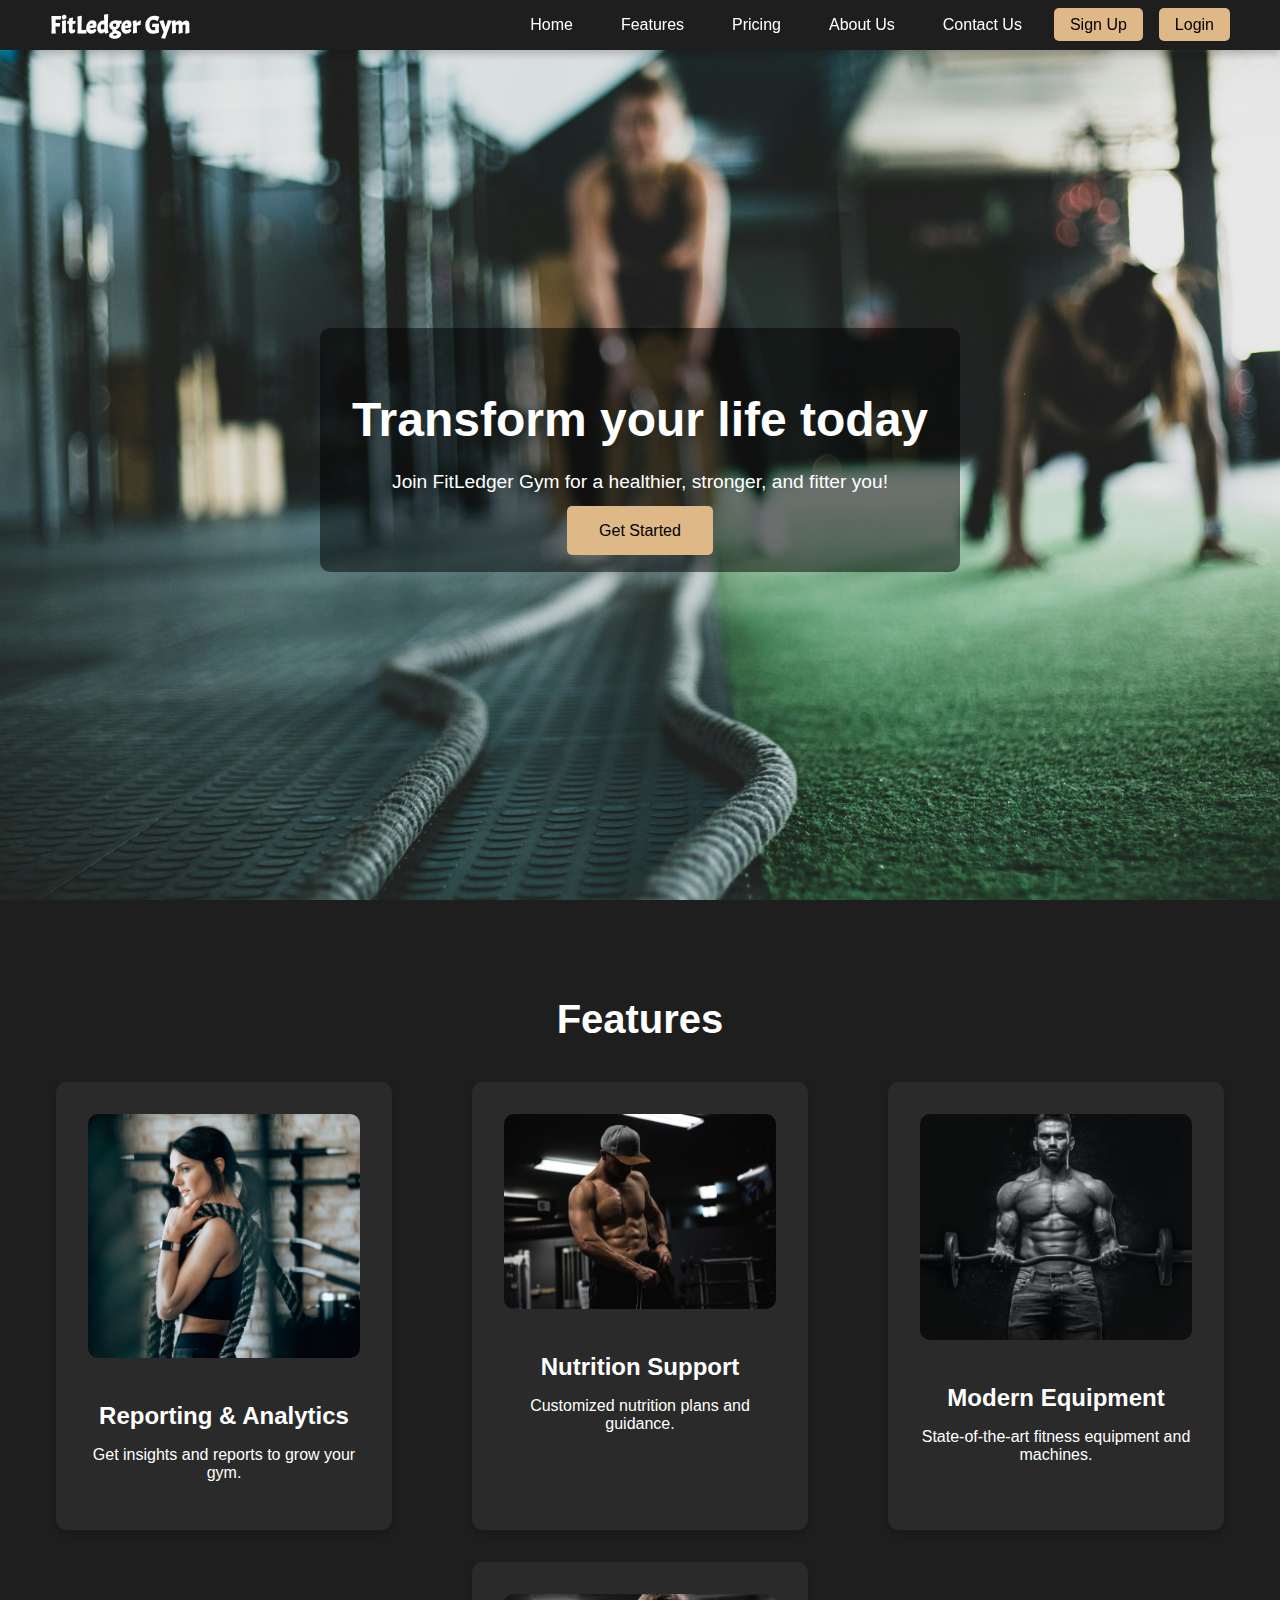
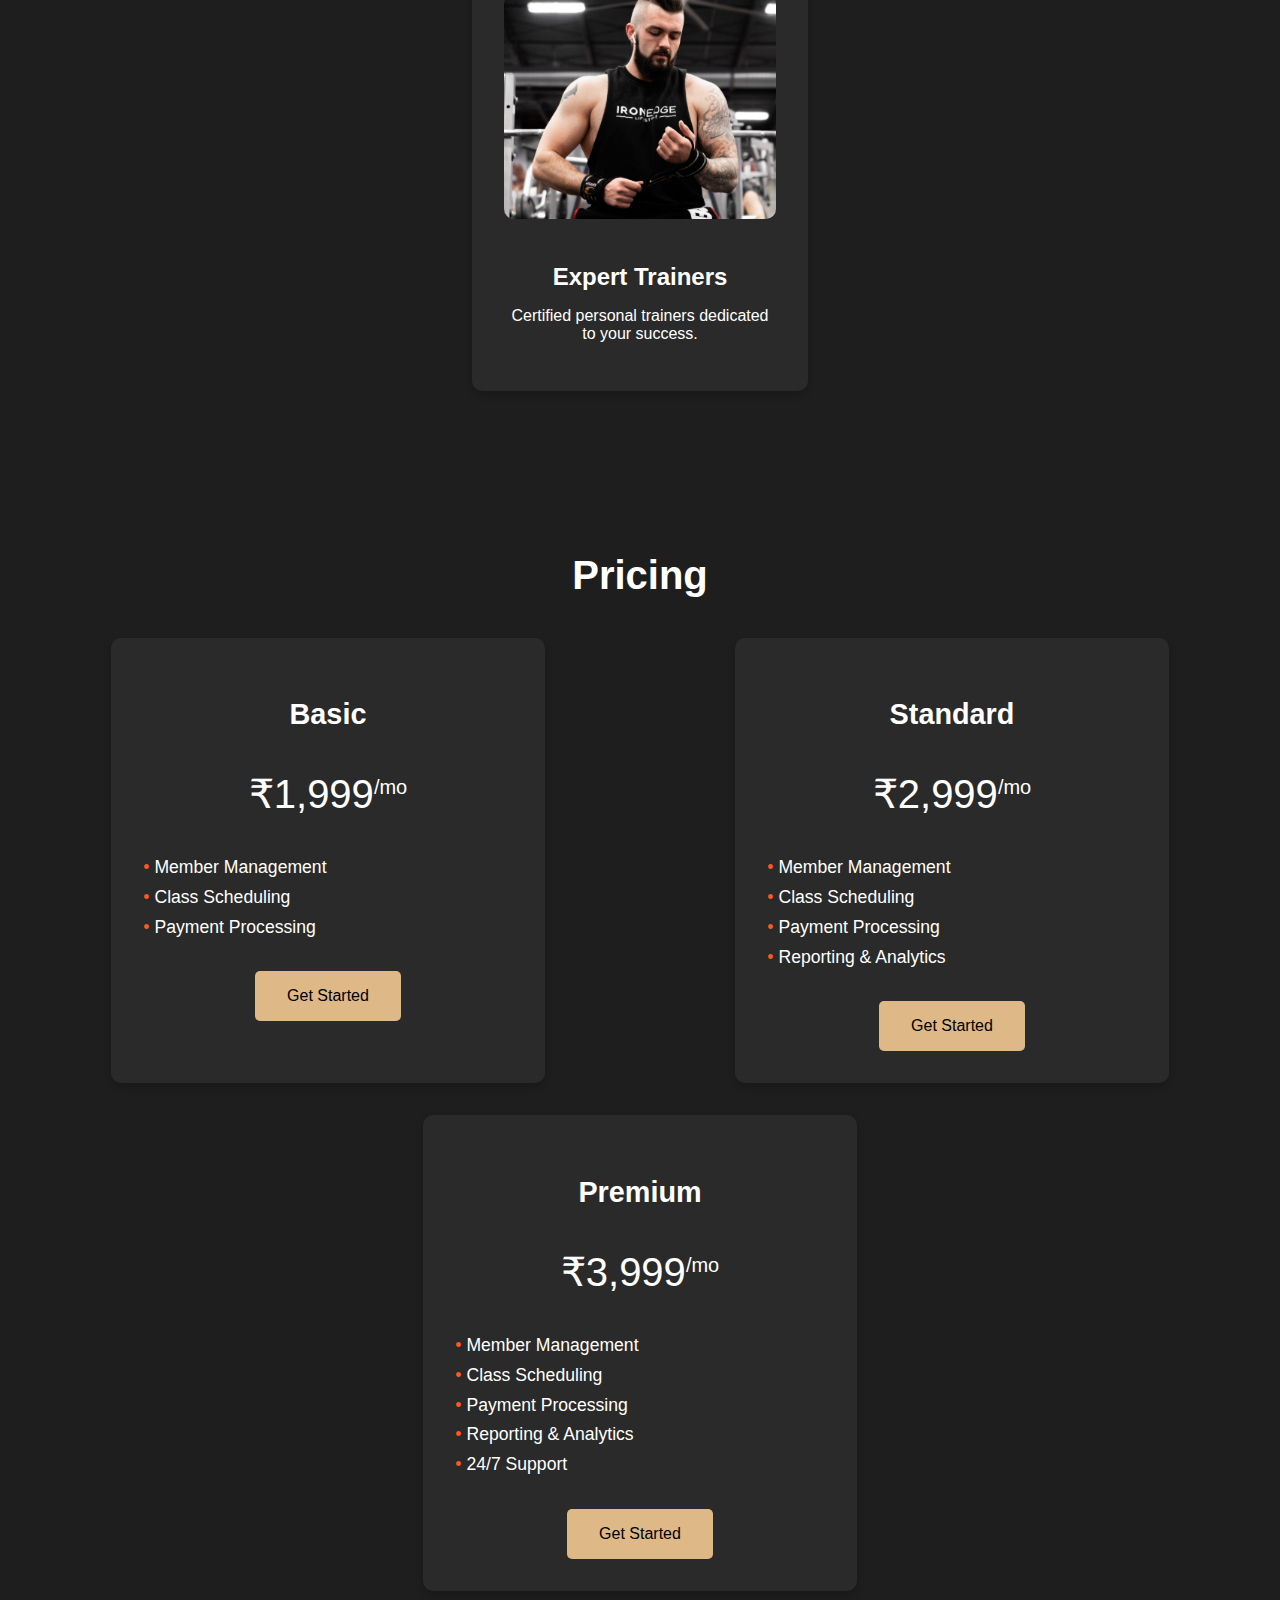
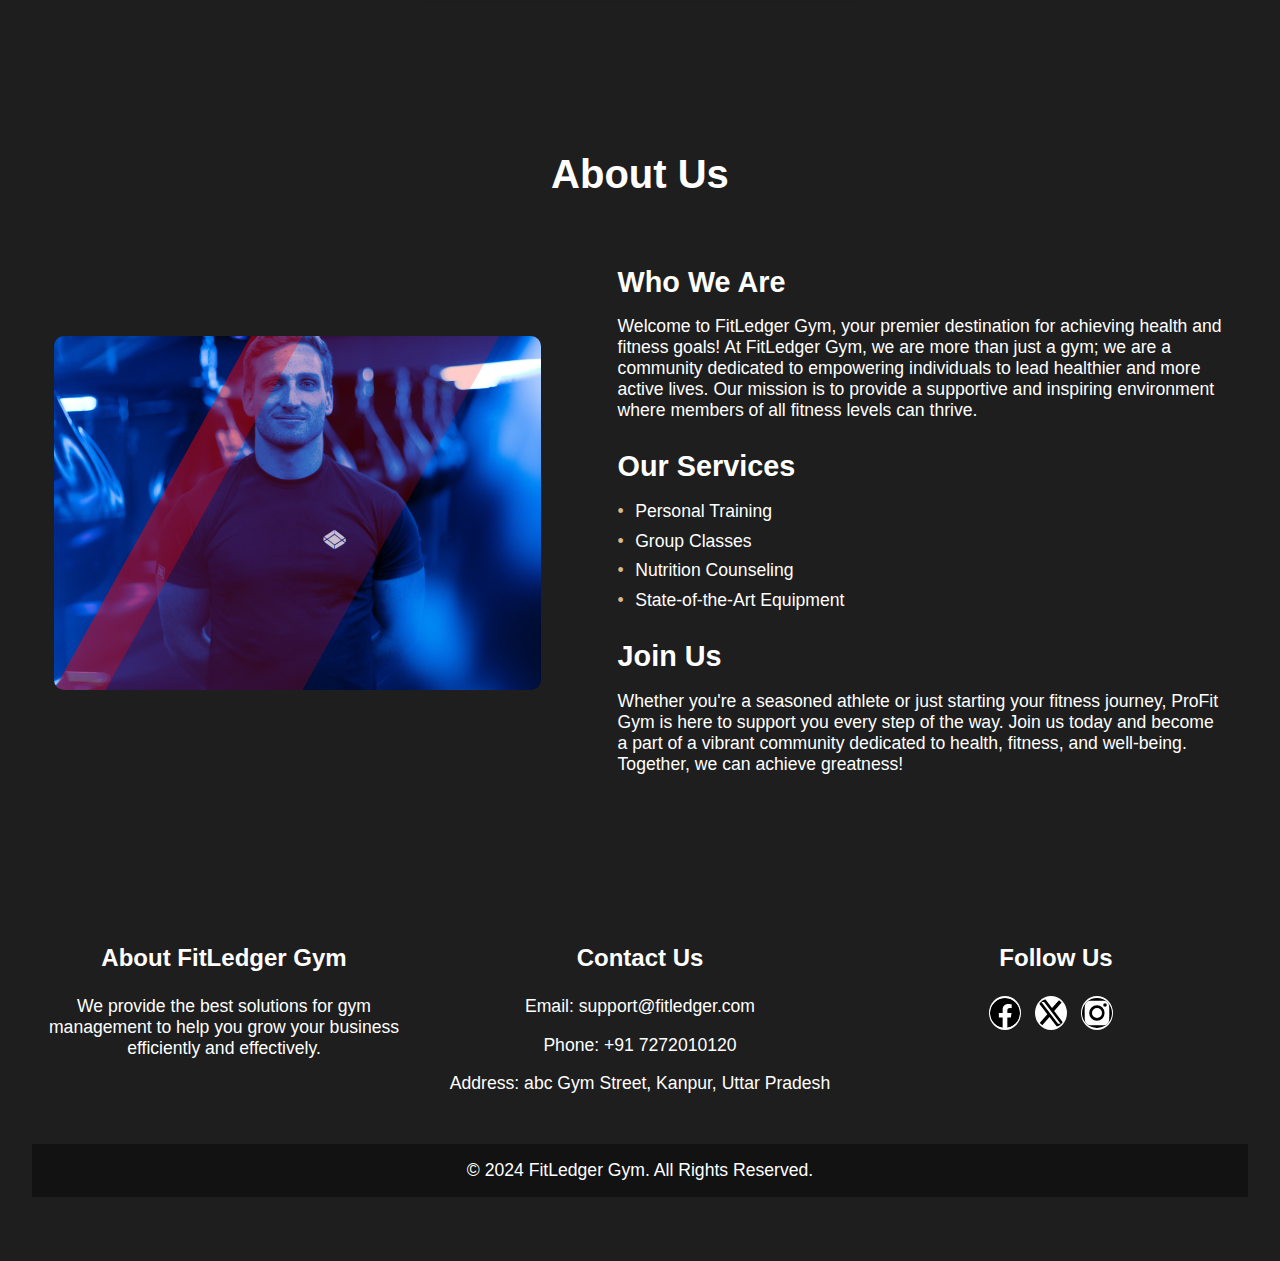
<file: index.html>
<!DOCTYPE html>
<html lang="en">

<head>
    <meta charset="UTF-8">
    <meta name="viewport" content="width=device-width, initial-scale=1.0">
    <title>FitLedger Gym</title>
    <link rel="stylesheet" href="styles.css">
</head>

<body>
    <header>
        <div class="logo">FitLedger Gym</div>
        <div class="hamberger">
            <div class="line"></div>
            <div class="line"></div>
            <div class="line"></div>
        </div>
        <nav class="nav-bar">
            <ul>
                <li><a href="#home">Home</a></li>
                <li><a href="#features">Features</a></li>
                <li><a href="#pricing">Pricing</a></li>
                <li><a href="#about">About Us</a></li>
                <li><a href="#contact">Contact Us</a></li>
                <li><a href="signup.html" class="cta">Sign Up</a></li>
                <li><a href="login.html" class="cta">Login</a></li>
            </ul>
        </nav>
    </header>
    <section class="hero" id="home">
        <div class="hero-content">
            <h1>Transform your life today</h1>
            <p>Join FitLedger Gym for a healthier, stronger, and fitter you!</p>
            <a href="signup.html" class="btn-primary">Get Started</a>
        </div>
    </section>
    <section class="features" id="features">
        <h2>Features</h2>
        <div class="feature-container">
            <div class="feature">
                <img src="img/gallery5.png" alt="Reporting & Analytics">
                <h3>Reporting & Analytics</h3>
                <p>Get insights and reports to grow your gym.</p>
            </div>
            <div class="feature">
                <img src="img/gallery6.png" alt="Nutrition Support">
                <h3>Nutrition Support</h3>
                <p>Customized nutrition plans and guidance.</p>
            </div>
            <div class="feature">
                <img src="img/team1.png" alt="Modern Equipment">
                <h3>Modern Equipment</h3>
                <p>State-of-the-art fitness equipment and machines.</p>
            </div>
            <div class="feature">
                <img src="img/team2.png" alt="Expert Trainers">
                <h3>Expert Trainers</h3>
                <p>Certified personal trainers dedicated to your success.</p>
            </div>
        </div>
    </section>
    <section class="pricing" id="pricing">
        <h2>Pricing</h2>
        <div class="pricing-container">
            <div class="pricing-plan">
                <h3>Basic</h3>
                <p class="price">₹1,999<span>/mo</span></p>
                <ul>
                    <li><span>• </span>Member Management</li>
                    <li><span>• </span>Class Scheduling</li>
                    <li><span>• </span>Payment Processing</li>
                </ul>
                <a href="signup.html" class="btn-primary">Get Started</a>
            </div>
            <div class="pricing-plan">
                <h3>Standard</h3>
                <p class="price">₹2,999<span>/mo</span></p>
                <ul>
                    <li><span>• </span>Member Management</li>
                    <li><span>• </span>Class Scheduling</li>
                    <li><span>• </span>Payment Processing</li>
                    <li><span>• </span>Reporting & Analytics</li>
                </ul>
                <a href="signup.html" class="btn-primary">Get Started</a>
            </div>
            <div class="pricing-plan">
                <h3>Premium</h3>
                <p class="price">₹3,999<span>/mo</span></p>
                <ul>
                    <li><span>• </span>Member Management</li>
                    <li><span>• </span>Class Scheduling</li>
                    <li><span>• </span>Payment Processing</li>
                    <li><span>• </span>Reporting & Analytics</li>
                    <li><span>• </span>24/7 Support</li>
                </ul>
                <a href="signup.html" class="btn-primary">Get Started</a>
            </div>
        </div>
    </section>
    <section class="about-us" id="about">
        <h2>About Us</h2>
        <div class="about-container">
            <div class="about-image">
                <img src="img/about.png" alt="About Us">
            </div>
            <div class="about-content">
                <h3>Who We Are</h3>
                <p>Welcome to FitLedger Gym, your premier destination for achieving health and fitness goals! At FitLedger Gym,
                    we are more than just a gym; we are a community dedicated to empowering individuals to lead
                    healthier and more active lives. Our mission is to provide a supportive and inspiring environment
                    where members of all fitness levels can thrive.</p>
                <h3>Our Services</h3>
                <ul>
                    <li>Personal Training</li>
                    <li>Group Classes</li>
                    <li>Nutrition Counseling</li>
                    <li>State-of-the-Art Equipment</li>
                </ul>
                <h3>Join Us</h3>
                <p>Whether you're a seasoned athlete or just starting your fitness journey, ProFit Gym is here to support you every step of the way. Join us today and become a part of a vibrant community dedicated to health, fitness, and well-being. Together, we can achieve greatness!</p>
            </div>
        </div>
    </section>
    <footer class="footer" id="contact">
        <div class="footer-container">
            <div class="footer-about">
                <h3>About FitLedger Gym</h3>
                <p>We provide the best solutions for gym management to help you grow your business efficiently and
                    effectively.</p>
            </div>
            <div class="footer-contact">
                <h3>Contact Us</h3>
                <p>Email: support@fitledger.com</p>
                <p>Phone: +91 7272010120</p>
                <p>Address: abc Gym Street, Kanpur, Uttar Pradesh</p>
            </div>
            <div class="footer-social">
                <h3>Follow Us</h3>
                <a href="#"><img src="facebook.svg" alt="Facebook"></a>
                <a href="#"><img src="twitter-x.svg" alt="Twitter"></a>
                <a href="#"><img src="instagram.svg" alt="Instagram"></a>
            </div>
        </div>
        <div class="footer-bottom">
            <p>&copy; 2024 FitLedger Gym. All Rights Reserved.</p>
        </div>
    </footer>
    <script>
        hamberger = document.querySelector(".hamberger");
        hamberger.onclick = function () {
            navBar = document.querySelector("nav");
            navBar.classList.toggle("active");
        }
    </script>
</body>

</html>
</file>
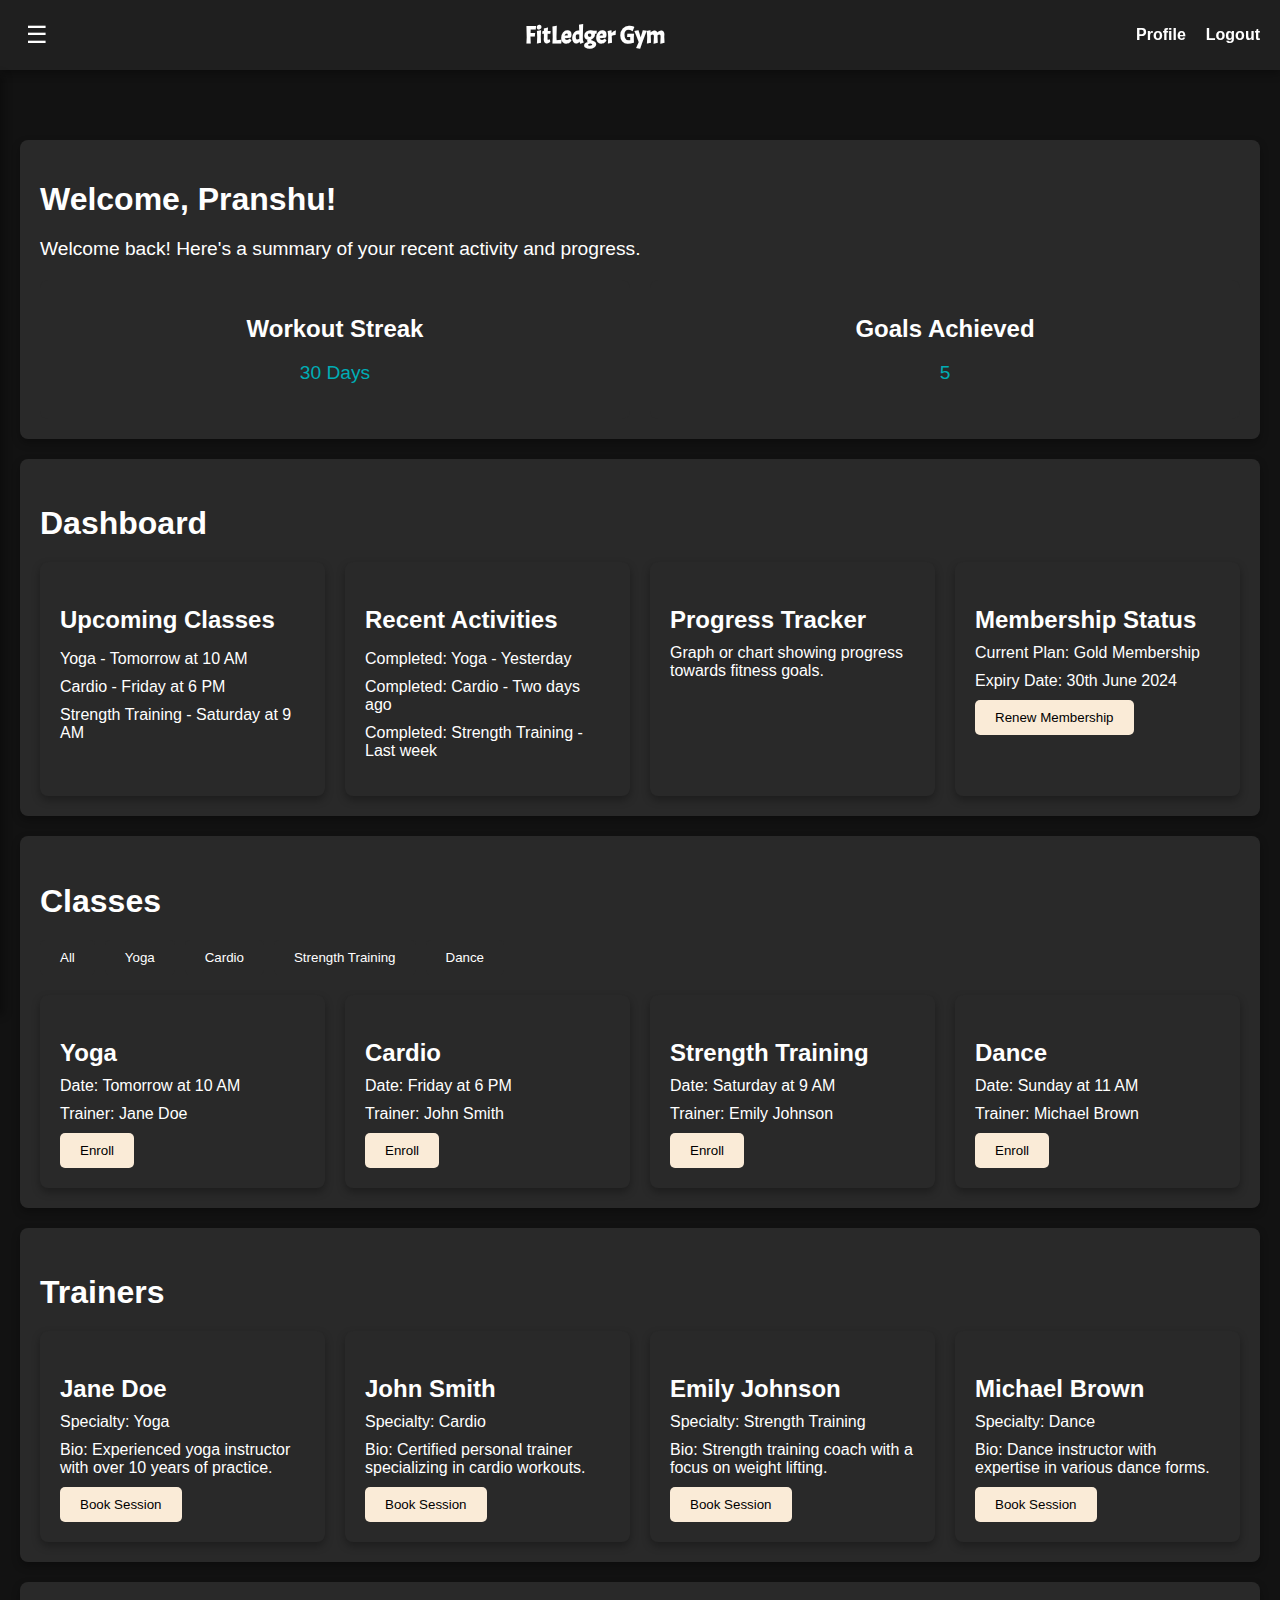
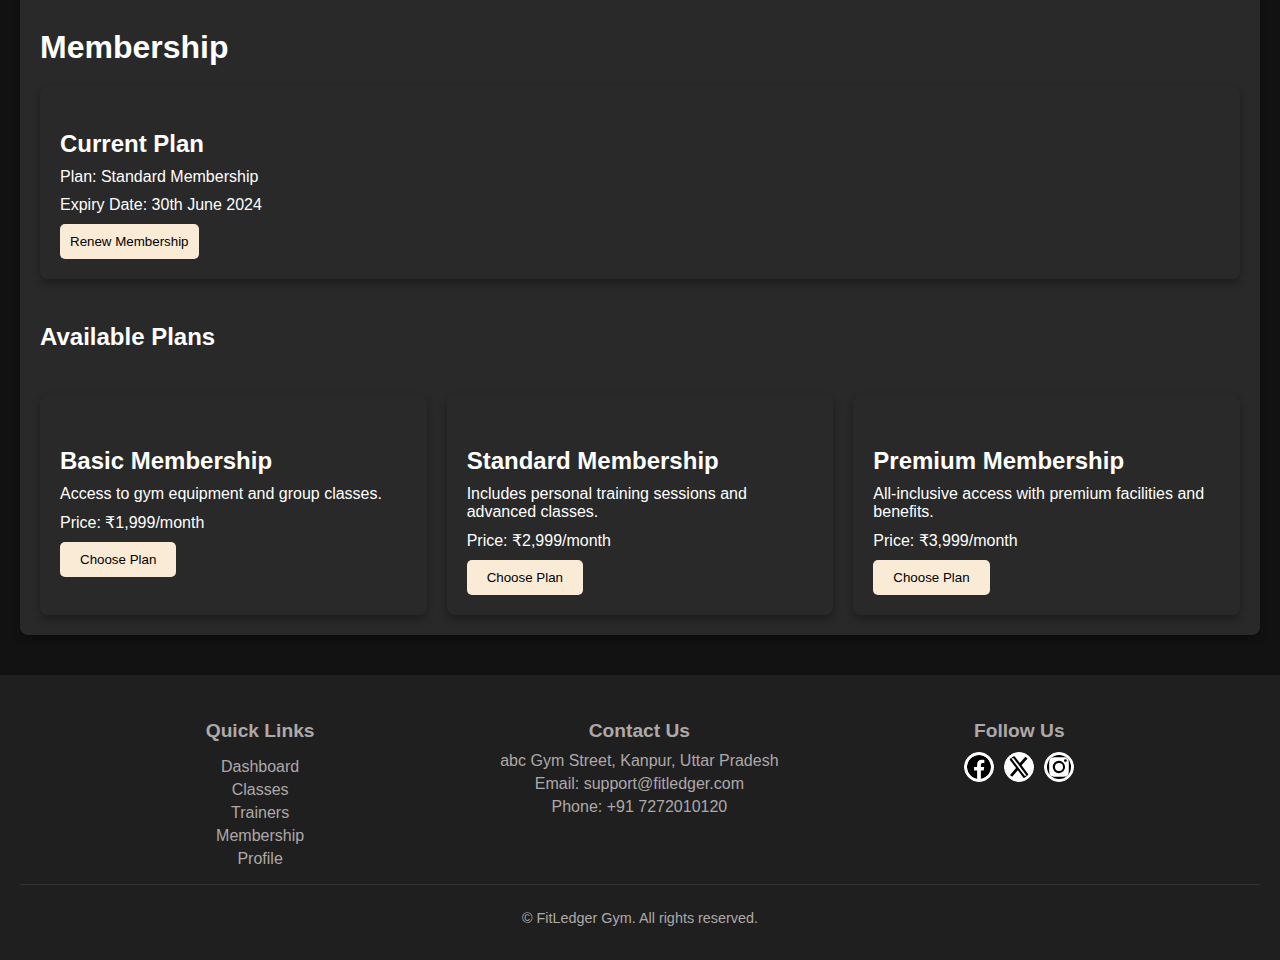
<file: grand.html>
<!DOCTYPE html>
<html lang="en">

<head>
    <meta charset="UTF-8">
    <meta name="viewport" content="width=device-width, initial-scale=1.0">
    <title>FitLedger Gym</title>
    <link rel="stylesheet" href="grand.css">
</head>

<body>
    <header>
        <button class="toggle-btn" onclick="toggleSidebar()">☰</button>
        <div class="logo">FitLedger Gym</div>
        <nav class="navbar">
            <ul>

                <li><a href="profile.html">Profile</a></li>
                <li><a href="index.html">Logout</a></li>
            </ul>
        </nav>


    </header>
    <aside class="sidebar">
        <ul class="closed">
            <li><a href="#dashboard" onclick="navigateToSection(event,'dashboard')">Dashboard</a></li>
            <li><a href="#classes" onclick="navigateToSection(event, 'classes')">My Classes</a></li>
            <li><a href="#trainer" onclick="navigateToSection(event, 'trainer')">My Trainers</a></li>
            <li><a href="#membership" onclick="navigateToSection(event, 'membership')">My Membership</a></li>
            <li><a href="#settings" onclick="navigateToSection(event)">Settings</a></li>
        </ul>
    </aside>
    <main class="content" id="main">
        <section class="welcome-section">
            <h1>Welcome, Pranshu!</h1>
            <p>Welcome back! Here's a summary of your recent activity and progress.</p>
            <div class="stats">
                <div class="stat">
                    <h2>Workout Streak</h2>
                    <p>30 Days</p>
                </div>
                <div class="stat">
                    <h2>Goals Achieved</h2>
                    <p>5</p>
                </div>
            </div>
        </section>
        <section class="dashboard-section" id="dashboard">
            <h2>Dashboard</h2>
            <div class="dashboard-cards">
                <div class="card">
                    <h3>Upcoming Classes</h3>
                    <ul>
                        <li>Yoga - Tomorrow at 10 AM</li>
                        <li>Cardio - Friday at 6 PM</li>
                        <li>Strength Training - Saturday at 9 AM</li>
                    </ul>
                </div>
                <div class="card">
                    <h3>Recent Activities</h3>
                    <ul>
                        <li>Completed: Yoga - Yesterday</li>
                        <li>Completed: Cardio - Two days ago</li>
                        <li>Completed: Strength Training - Last week</li>
                    </ul>
                </div>
                <div class="card">
                    <h3>Progress Tracker</h3>
                    <p>Graph or chart showing progress towards fitness goals.</p>
                </div>
                <div class="card">
                    <h3>Membership Status</h3>
                    <p>Current Plan: Gold Membership</p>
                    <p>Expiry Date: 30th June 2024</p>
                    <button>Renew Membership</button>
                </div>
            </div>
        </section>
        <section class="classes-section" id="classes">
            <h2>Classes</h2>
            <div class="class-filters">
                <button>All</button>
                <button>Yoga</button>
                <button>Cardio</button>
                <button>Strength Training</button>
                <button>Dance</button>
            </div>
            <div class="class-list">
                <div class="class-card">
                    <h3>Yoga</h3>
                    <p>Date: Tomorrow at 10 AM</p>
                    <p>Trainer: Jane Doe</p>
                    <button>Enroll</button>
                </div>
                <div class="class-card">
                    <h3>Cardio</h3>
                    <p>Date: Friday at 6 PM</p>
                    <p>Trainer: John Smith</p>
                    <button>Enroll</button>
                </div>
                <div class="class-card">
                    <h3>Strength Training</h3>
                    <p>Date: Saturday at 9 AM</p>
                    <p>Trainer: Emily Johnson</p>
                    <button>Enroll</button>
                </div>
                <div class="class-card">
                    <h3>Dance</h3>
                    <p>Date: Sunday at 11 AM</p>
                    <p>Trainer: Michael Brown</p>
                    <button>Enroll</button>
                </div>
            </div>
        </section>
        <section class="trainers-section" id="trainer">
            <h2>Trainers</h2>
            <div class="trainer-list">
                <div class="trainer-card">
                    <h3>Jane Doe</h3>
                    <p>Specialty: Yoga</p>
                    <p>Bio: Experienced yoga instructor with over 10 years of practice.</p>
                    <button>Book Session</button>
                </div>
                <div class="trainer-card">
                    <h3>John Smith</h3>
                    <p>Specialty: Cardio</p>
                    <p>Bio: Certified personal trainer specializing in cardio workouts.</p>
                    <button>Book Session</button>
                </div>
                <div class="trainer-card">
                    <h3>Emily Johnson</h3>
                    <p>Specialty: Strength Training</p>
                    <p>Bio: Strength training coach with a focus on weight lifting.</p>
                    <button>Book Session</button>
                </div>
                <div class="trainer-card">
                    <h3>Michael Brown</h3>
                    <p>Specialty: Dance</p>
                    <p>Bio: Dance instructor with expertise in various dance forms.</p>
                    <button>Book Session</button>
                </div>
            </div>
        </section>
        <section class="membership-section" id="membership">
            <h2>Membership</h2>
            <div class="membership-details">
                <div class="current-plan">
                    <h3>Current Plan</h3>
                    <p>Plan: Standard Membership</p>
                    <p>Expiry Date: 30th June 2024</p>
                    <button>Renew Membership</button>
                </div>
                <h3>Available Plans</h3>
                <div class="available-plans">

                    <div class="plan-card">
                        <h4>Basic Membership</h4>
                        <p>Access to gym equipment and group classes.</p>
                        <p>Price: ₹1,999/month</p>
                        <button>Choose Plan</button>
                    </div>
                    <div class="plan-card">
                        <h4>Standard Membership</h4>
                        <p>Includes personal training sessions and advanced classes.</p>
                        <p>Price: ₹2,999/month</p>
                        <button>Choose Plan</button>
                    </div>
                    <div class="plan-card">
                        <h4>Premium Membership</h4>
                        <p>All-inclusive access with premium facilities and benefits.</p>
                        <p>Price: ₹3,999/month</p>
                        <button>Choose Plan</button>
                    </div>
                </div>
            </div>
        </section>
    </main>

    <footer class="footer">
        <div class="footer-content">
            <div class="footer-links">
                <h4><strong>Quick Links</strong></h4>
                <ul>
                    <li><a href="#dashboard">Dashboard</a></li>
                    <li><a href="#classes">Classes</a></li>
                    <li><a href="#trainer">Trainers</a></li>
                    <li><a href="#membership">Membership</a></li>
                    <li><a href="profile.html">Profile</a></li>
                </ul>
            </div>
            <div class="footer-contact">
                <h4><strong>Contact Us</strong></h4>
                <p>abc Gym Street, Kanpur, Uttar Pradesh</p>
                <p>Email: support@fitledger.com</p>
                <p>Phone: +91 7272010120</p>
            </div>
            <div class="footer-social">
                <h4><strong>Follow Us</strong></h4>
                <div class="social-icons">
                    <a href="#"><img src="facebook.svg" alt="Facebook"></a>
                    <a href="#"><img src="twitter-x.svg" alt="Twitter"></a>
                    <a href="#"><img src="instagram.svg" alt="Instagram"></a>
                </div>
            </div>
        </div>
        <div class="footer-bottom">
            <p>&copy; FitLedger Gym. All rights reserved.</p>
        </div>
    </footer>

    <script>
        function toggleSidebar() {
            const content = document.querySelector('.content');
            const sidebar = document.querySelector('.sidebar');
            sidebar.classList.toggle('closed');
            sidebar.classList.toggle('open');
        }
        function navigateToSection(event, sectionId) {
            event.preventDefault();
            const sidebar = document.querySelector('.sidebar');
            const sections = document.querySelectorAll('.content section');
            sidebar.classList.remove('open');
            sections.forEach(section => {
                if (section.id === sectionId) {
                    section.scrollIntoView({ behavior: 'smooth' });
                    section.classList.add('active');
                } else {
                    section.classList.remove('active');
                }
            });
        }
    </script>
</body>

</html>
</file>
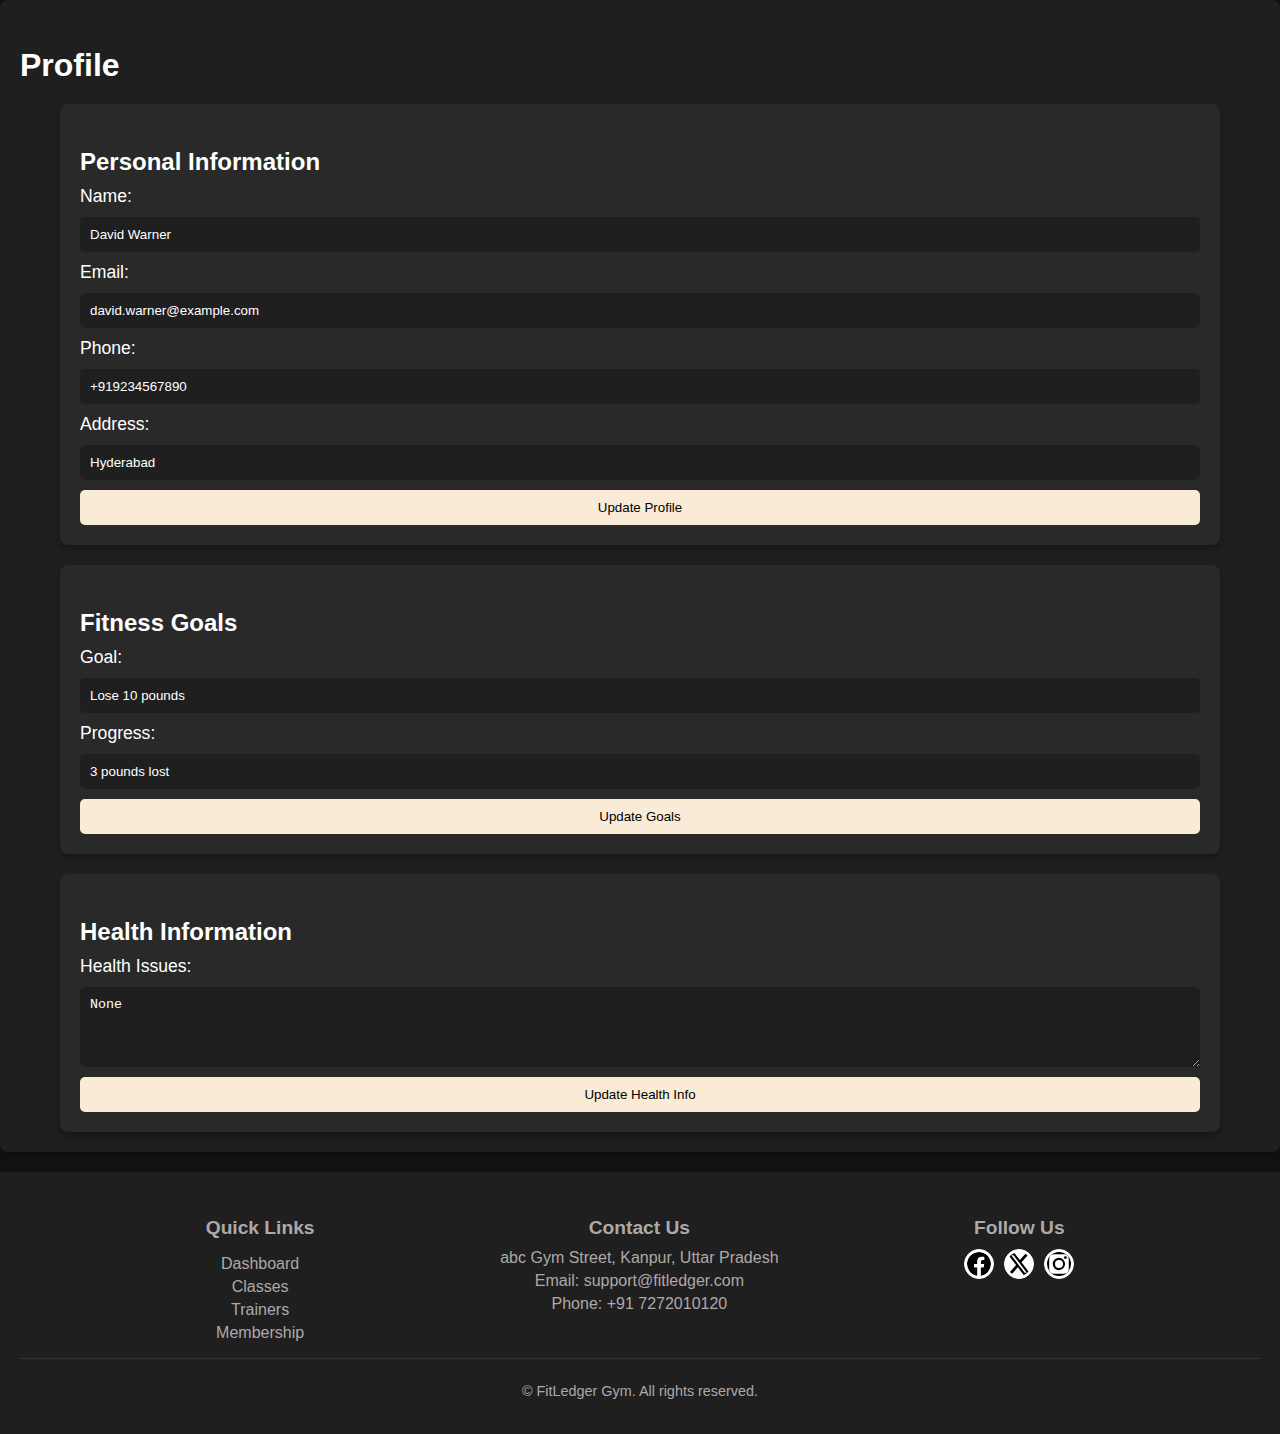
<file: profile.html>
<!DOCTYPE html>
<html lang="en">

<head>
    <meta charset="UTF-8">
    <meta name="viewport" content="width=device-width, initial-scale=1.0">
    <title>Profile</title>
    <link rel="stylesheet" href="profile.css">
</head>

<body>
    <section class="profile-section" id="profile">
        <h2>Profile</h2>
        <div class="profile-details">
            <div class="profile-info">
                <h3>Personal Information</h3>
                <form>
                    <label for="name">Name:</label>
                    <input type="text" id="name" name="name" value="David Warner">

                    <label for="email">Email:</label>
                    <input type="email" id="email" name="email" value="david.warner@example.com">

                    <label for="phone">Phone:</label>
                    <input type="tel" id="phone" name="phone" value="+919234567890">

                    <label for="address">Address:</label>
                    <input type="text" id="address" name="address" value="Hyderabad">

                    <button type="submit">Update Profile</button>
                </form>
            </div>
            <div class="fitness-goals">
                <h3>Fitness Goals</h3>
                <form>
                    <label for="goal">Goal:</label>
                    <input type="text" id="goal" name="goal" value="Lose 10 pounds">

                    <label for="progress">Progress:</label>
                    <input type="text" id="progress" name="progress" value="3 pounds lost">

                    <button type="submit">Update Goals</button>
                </form>
            </div>
            <div class="health-info">
                <h3>Health Information</h3>
                <form>
                    <label for="health-issues">Health Issues:</label>
                    <textarea id="health-issues" name="health-issues" rows="4">None</textarea>

                    <button type="submit">Update Health Info</button>
                </form>
            </div>
        </div>
    </section>
    <footer class="footer">
        <div class="footer-content">
            <div class="footer-links">
                <h4><strong>Quick Links</strong></h4>
                <ul>
                    <li><a href="grand.html#dashboard">Dashboard</a></li>
                    <li><a href="grand.html#classes">Classes</a></li>
                    <li><a href="grand.html#trainer">Trainers</a></li>
                    <li><a href="grand.html#membership">Membership</a></li>
                    <!-- <li><a href="#profile">Profile</a></li> -->
                </ul>
            </div>
            <div class="footer-contact">
                <h4><strong>Contact Us</strong></h4>
                <p>abc Gym Street, Kanpur, Uttar Pradesh</p>
                <p>Email: support@fitledger.com</p>
                <p>Phone: +91 7272010120</p>
            </div>
            <div class="footer-social">
                <h4><strong>Follow Us</strong></h4>
                <div class="social-icons">
                    <a href="#"><img src="facebook.svg" alt="Facebook"></a>
                    <a href="#"><img src="twitter-x.svg" alt="Twitter"></a>
                    <a href="#"><img src="instagram.svg" alt="Instagram"></a>
                </div>
            </div>
        </div>
        <div class="footer-bottom">
            <p>&copy; FitLedger Gym. All rights reserved.</p>
        </div>
    </footer>
</body>

</html>
</file>
<file: styles.css>
@import url('https://fonts.googleapis.com/css2?family=Acme&display=swap');

body {
    font-family: 'Arial', sans-serif;
    margin: 0;
    padding: 0;
    background-color: #121212;
    color: #FFFFFF;
}

.logo {
    font-family: "Acme", sans-serif;
    font-weight: 400;
    font-style: normal;
}

header {
    background: #1E1E1E;
    color: #FFFFFF;
    display: flex;
    justify-content: space-between;
    align-items: center;
    padding: 1em 2em;
    box-shadow: 0 4px 8px rgba(0, 0, 0, 0.2);
    position: fixed;
    top: 0;
    left: 0;
    right: 0;
    height: 50px;
    z-index: 1;
}

header .logo {
    font-size: 1.5em;
    font-weight: bold;
}

.hamberger {
    display: none;
}

.nav-bar.active {
    height: 450px;
}

.nav-bar.active ul {
    opacity: 1;
}

nav ul {
    list-style: none;
    display: flex;
    gap: 1em;
    margin: 0;
    padding: 0;
}

nav a {
    color: #FFFFFF;
    text-decoration: none;
    padding: 0.5em 1em;
    transition: background 0.3s, color 0.3s;
}

nav a:hover {
    background: #3A3A3A;
    border-radius: 5px;
}

nav .cta {
    background: burlywood;
    color: black;
    border-radius: 5px;
    padding: 0.5em 1em;
    transition: background 0.3s, color 0.3s;
}

nav .cta:hover {
    background: white;
    color: #121212;
}

@media only screen and (max-width: 1320px) {
    header {
        padding: 0 50px;
    }
}

@media only screen and (max-width: 1100px) {
    header {
        padding: 0 30px;
    }
}

@media only screen and (max-width: 950px) {
    .hamberger {
        display: block;
        cursor: pointer;
    }

    .hamberger .line {
        width: 30px;
        height: 3px;
        background: #fefefe;
        margin: 6px 0;
    }

    nav {
        position: absolute;
        height: 0;
        top: 50px;
        left: 0;
        right: 0;
        width: 100vw;
        background: #11101b;
        transition: 0.5s;
        overflow: hidden;
    }

    nav ul {
        display: block;
        width: fit-content;
        margin: 80px auto 0 auto;
        text-align: center;
        transition: 0.5s;
        opacity: 0;
    }

    nav ul li {
        margin-bottom: 20px;
    }
}

.hero {
    background: url('img/h1_hero.jpg') no-repeat center center/cover;
    height: 100vh;
    display: flex;
    justify-content: center;
    align-items: center;
    text-align: center;
    color: #FFFFFF;
}

.hero-content {
    background: rgba(0, 0, 0, 0.5);
    padding: 2em;
    border-radius: 10px;
}

.hero h1 {
    font-size: 3em;
    margin-bottom: 0.5em;
}

.hero p {
    font-size: 1.2em;
    margin-bottom: 1.5em;
}

.btn-primary {
    background: burlywood;
    color: #000;
    padding: 1em 2em;
    text-decoration: none;
    border-radius: 5px;
    transition: background 0.3s, color 0.3s;
}

.btn-primary:hover {
    background: #ffffff;
    color: #121212;
}

.features {
    background: #1E1E1E;
    padding: 4em 2em;
    text-align: center;
}

.features h2 {
    font-size: 2.5em;
    margin-bottom: 1em;
}

.feature-container {
    display: flex;
    flex-wrap: wrap;
    justify-content: space-around;
    gap: 2em;
}

.feature {
    background: #2A2A2A;
    border-radius: 10px;
    padding: 2em;
    /* width: calc(25% - 2em); */
    box-shadow: 0 4px 8px rgba(0, 0, 0, 0.2);
    transition: transform 0.3s, box-shadow 0.3s;
}

@media (min-width: 700px) {
    .feature {
        width: calc(25% - 2em);
    }
}

.feature:hover {
    transform: translateY(-10px);
    box-shadow: 0 8px 16px rgba(0, 0, 0, 0.4);
}

.feature img {
    width: 100%;
    height: auto;
    border-radius: 10px;
    margin-bottom: 1em;
}

.feature h3 {
    font-size: 1.5em;
    margin-bottom: 0.5em;
}

.feature p {
    font-size: 1em;
}

.testimonials {
    background: #121212;
    padding: 4em 2em;
    text-align: center;
}

.testimonials h2 {
    font-size: 2.5em;
    margin-bottom: 1em;
}

.testimonial-container {
    display: flex;
    flex-wrap: wrap;
    justify-content: space-around;
    gap: 2em;
}

.testimonial {
    background: #1E1E1E;
    border-radius: 10px;
    padding: 2em;
    width: calc(33% - 2em);
    box-shadow: 0 4px 8px rgba(0, 0, 0, 0.2);
    transition: transform 0.3s, box-shadow 0.3s;
}

.testimonial:hover {
    transform: translateY(-10px);
    box-shadow: 0 8px 16px rgba(0, 0, 0, 0.4);
}

.testimonial p {
    font-size: 1.1em;
    font-style: italic;
    margin-bottom: 1em;
}

.testimonial h3 {
    font-size: 1.3em;
    margin-bottom: 0.3em;
}

.testimonial h4 {
    font-size: 1em;
    color: #FF5722;
}

.pricing {
    background: #1E1E1E;
    padding: 4em 2em;
    text-align: center;
}

.pricing h2 {
    font-size: 2.5em;
    margin-bottom: 1em;
}

.pricing-container {
    display: flex;
    flex-wrap: wrap;
    justify-content: space-around;
    gap: 2em;
}

.pricing-plan {
    background: #2A2A2A;
    border-radius: 10px;
    padding: 2em;
    /* width: calc(33% - 2em); */
    box-shadow: 0 4px 8px rgba(0, 0, 0, 0.2);
    transition: transform 0.3s, box-shadow 0.3s;
}

@media (min-width: 700px) {
    .pricing-plan {
        width: calc(33% - 2em);
    }
}

.pricing-plan:hover {
    transform: translateY(-10px);
    box-shadow: 0 8px 16px rgba(0, 0, 0, 0.4);
}

.pricing-plan h3 {
    font-size: 1.8em;
    margin-bottom: 0.5em;
}

.pricing-plan .price {
    font-size: 2.5em;
    margin-bottom: 1em;
}

.pricing-plan .price span {
    font-size: 0.5em;
    vertical-align: super;
}

.pricing-plan ul {
    list-style: none;
    padding: 0;
    margin: 1em 0;
    font-size: 1.1em;
    text-align: left;
}

.pricing-plan ul li {
    margin-bottom: 0.5em;
}

.pricing-plan ul li span {
    color: #FF5722;
}

.pricing-plan .btn-primary {
    display: inline-block;
    margin-top: 1em;
}

.about-us {
    background: #1E1E1E;
    padding: 4em 2em;
    text-align: center;
}

.about-us h2 {
    font-size: 2.5em;
    margin-bottom: 1em;
}

.about-container {
    display: flex;
    flex-wrap: wrap;
    justify-content: space-around;
    gap: 2em;
    align-items: center;
}

.about-image {
    flex: 1;
    max-width: 40%;
}

.about-image img {
    width: 100%;
    border-radius: 10px;
}

.about-content {
    flex: 2;
    max-width: 50%;
    text-align: left;
}

.about-content h3 {
    font-size: 1.8em;
    margin-bottom: 0.5em;
}

.about-content p {
    font-size: 1.1em;
    margin-bottom: 1em;
}

.about-content ul {
    list-style: none;
    padding: 0;
    font-size: 1.1em;
}

.about-content ul li {
    margin-bottom: 0.5em;
    padding-left: 1em;
    position: relative;
}

.about-content ul li::before {
    content: '•';
    color: burlywood;
    position: absolute;
    left: 0;
}

.footer {
    background: #1E1E1E;
    padding: 4em 2em;
    color: #FFFFFF;
    text-align: center;
}

.footer-container {
    display: flex;
    flex-wrap: wrap;
    justify-content: space-between;
    gap: 2em;
}

.footer-links ul li a {
    color: white;
    text-decoration: none;
}

.footer-about,
.footer-links,
.footer-contact,
.footer-social {
    flex: 1;
    margin-bottom: 2em;
}

.footer h3 {
    font-size: 1.5em;
    margin-bottom: 1em;
}

.footer p {
    font-size: 1.1em;
    margin-bottom: 1em;
}

.footer ul {
    list-style: none;
    padding: 0;
    margin: 0;
}

.footer ul li {
    margin-bottom: 0.5em;
}

.footer-bottom {
    background: #121212;
    padding: 1em 2em;
    text-align: center;
}

.footer-bottom p {
    margin: 0;
}

.footer-social a {
    display: inline-block;
    margin-right: 1em;
    background-color: #fff;
    border-radius: 70%;
    font-size: 10px;
    padding: 2px 1px 0px 1px;
}

.footer-social img {
    width: 30px;
    height: 30px;
    border-radius: 50%;
    transition: transform 0.3s;
}

.footer-social img:hover {
    transform: scale(1.2);
    background-color: wheat;
}

@media (max-width: 768px) {
    .footer-container {
        flex-direction: column;
        gap: 2em;
    }

    .footer-about,
    .footer-links,
    .footer-contact,
    .footer-social {
        flex: 1 1 100%;
    }
}

@media (max-width: 480px) {
    .footer {
        padding: 2em;
    }

    .footer h3 {
        font-size: 1.2em;
    }

    .footer p {
        font-size: 1em;
    }

    .footer-social img {
        width: 25px;
        height: 25px;
    }
}
</file>
<file: grand.css>
@import url('https://fonts.googleapis.com/css2?family=Acme&display=swap');

body {
    margin: 0;
    font-family: Arial, sans-serif;
    background-color: #121212;
    color: #ffffff;
}
.logo {
    font-family: "Acme", sans-serif;
    font-weight: 400;
    font-style: normal;
}
header {
    display: flex;
    justify-content: space-between;
    align-items: center;
    padding: 20px;
    background-color: #1f1f1f;
    box-shadow: 0 4px 8px rgba(0, 0, 0, 0.3);
    position: fixed;
    top: 0;
    left: 0;
    right: 0;
    z-index: 1;
}

.logo {
    font-size: 1.5em;
    font-weight: bold;
    color: #ffffff;
}

.navbar ul {
    list-style-type: none;
    margin: 0;
    padding: 0;
    display: flex;
    gap: 20px;
}

.navbar ul li {
    display: inline;
}

.navbar ul li a {
    text-decoration: none;
    color: #ffffff;
    font-weight: bold;
    transition: color 0.3s;
}

.navbar ul li a:hover {
    color: #a8a4ab;
}



.toggle-btn {
    font-size: 1.5em;
    background: none;
    border: none;
    color: #ffffff;
    cursor: pointer;

}

.sidebar {
    width: 170px;
    background-color: #1f1f1f;
    padding: 20px;
    position: fixed;
    top: 75px;
    /* Height of the header */
    left: 0;
    height: 100%;
    box-shadow: 4px 0 8px rgba(0, 0, 0, 0.3);
    transform: translateX(-100%);
    transition: transform 0.3s ease;
    z-index: 1;
}

.sidebar.open {
    transform: translateX(0);
}

.sidebar ul {
    list-style-type: none;
    padding: 0;
}

.sidebar ul li {
    margin: 20px 0;
}

.sidebar ul li a {
    text-decoration: none;
    color: #ffffff;
    font-weight: bold;
    transition: color 0.3s;
}

.sidebar ul li a:hover {
    color: #9ea3a3;
}

.content {
    padding: 20px;
    margin-top: 100px;
    transition: margin-left 0.3s ease;
}

.sidebar-open~.content {
    margin-left: 270px;
}

.content section {
    padding: 20px;
    margin: 20px 0;
    background-color: #292929;
    border-radius: 8px;
    box-shadow: 0 4px 8px rgba(0, 0, 0, 0.3);
}

.content section.active {
    background-color: #1f1f1f;
    box-shadow: 0 4px 12px rgba(0, 0, 0, 0.5);
}

.welcome-section {
    background-color: #1f1f1f;
    padding: 20px;
    border-radius: 8px;
    box-shadow: 0 4px 8px rgba(0, 0, 0, 0.3);
}

.welcome-section h1 {
    font-size: 2em;
    margin-bottom: 10px;
}

.welcome-section p {
    font-size: 1.2em;
    margin-bottom: 20px;
}

.stats {
    display: flex;
    gap: 20px;
}

.stat {
    background-color: #292929;
    padding: 15px;
    border-radius: 8px;
    text-align: center;
    flex: 1;
}

.stat h2 {
    font-size: 1.5em;
    margin-bottom: 10px;
}

.stat p {
    font-size: 1.2em;
    color: #00adb5;
}

.dashboard-section {
    background-color: #1f1f1f;
    padding: 20px;
    border-radius: 8px;
    box-shadow: 0 4px 8px rgba(0, 0, 0, 0.3);
}

.dashboard-section h2 {
    font-size: 2em;
    margin-bottom: 20px;
}

.dashboard-cards {
    display: grid;
    grid-template-columns: repeat(auto-fit, minmax(250px, 1fr));
    gap: 20px;
}

.card {
    background-color: #292929;
    padding: 20px;
    border-radius: 8px;
    box-shadow: 0 4px 8px rgba(0, 0, 0, 0.3);
}

.card h3 {
    font-size: 1.5em;
    margin-bottom: 10px;
    color: white;
}

.card ul {
    list-style-type: none;
    padding: 0;
}

.card ul li {
    margin-bottom: 10px;
    color: white;
}

.card p {
    margin: 10px 0;
    color: white;
}

.card button {
    background-color: antiquewhite;
    color: black;
    border: none;
    padding: 10px 20px;
    border-radius: 5px;
    cursor: pointer;
    transition: background-color 0.3s;
}

.card button:hover {
    background-color: #007a85;
    color: wheat;
}

.classes-section {
    background-color: #1f1f1f;
    padding: 20px;
    border-radius: 8px;
    box-shadow: 0 4px 8px rgba(0, 0, 0, 0.3);
    margin-bottom: 20px;
}

.classes-section h2 {
    font-size: 2em;
    margin-bottom: 20px;
}

.class-filters {
    display: flex;
    gap: 10px;
    margin-bottom: 20px;
}

.class-filters button {
    background-color: #292929;
    color: #ffffff;
    border: none;
    padding: 10px 20px;
    border-radius: 5px;
    cursor: pointer;
    transition: background-color 0.3s;
}

.class-filters button:hover {
    background-color: #00adb5;
}

.class-list {
    display: grid;
    grid-template-columns: repeat(auto-fit, minmax(250px, 1fr));
    gap: 20px;
}

.class-card {
    background-color: #292929;
    padding: 20px;
    border-radius: 8px;
    box-shadow: 0 4px 8px rgba(0, 0, 0, 0.3);
}

.class-card h3 {
    font-size: 1.5em;
    margin-bottom: 10px;
}

.class-card p {
    margin: 10px 0;
}

.class-card button {
    background-color: antiquewhite;
    color: black;
    border: none;
    padding: 10px 20px;
    border-radius: 5px;
    cursor: pointer;
    transition: background-color 0.3s;
}

.class-card button:hover {
    background-color: #007a85;
    color: wheat;
}

.trainers-section {
    background-color: #1f1f1f;
    padding: 20px;
    border-radius: 8px;
    box-shadow: 0 4px 8px rgba(0, 0, 0, 0.3);
    margin-bottom: 20px;
}

.trainers-section h2 {
    font-size: 2em;
    margin-bottom: 20px;
}

.trainer-list {
    display: grid;
    grid-template-columns: repeat(auto-fit, minmax(250px, 1fr));
    gap: 20px;
}

.trainer-card {
    background-color: #292929;
    padding: 20px;
    border-radius: 8px;
    box-shadow: 0 4px 8px rgba(0, 0, 0, 0.3);
}

.trainer-card h3 {
    font-size: 1.5em;
    margin-bottom: 10px;
}

.trainer-card p {
    margin: 10px 0;
}

.trainer-card button {
    background-color: antiquewhite;
    color: black;
    border: none;
    padding: 10px 20px;
    border-radius: 5px;
    cursor: pointer;
    transition: background-color 0.3s;
}

.trainer-card button:hover {
    background-color: #007a85;
    color: wheat;
}

.membership-section {
    background-color: #1f1f1f;
    padding: 20px;
    border-radius: 8px;
    box-shadow: 0 4px 8px rgba(0, 0, 0, 0.3);
    margin-bottom: 20px;
}

.membership-section h2 {
    font-size: 2em;
    margin-bottom: 20px;
}

.membership-details {
    display: flex;
    flex-direction: column;
    gap: 20px;
}

.membership-details h3 {
    font-size: 1.5em;
}

.current-plan {
    background-color: #292929;
    padding: 20px;
    border-radius: 8px;
    box-shadow: 0 4px 8px rgba(0, 0, 0, 0.3);
}

.current-plan h3 {
    font-size: 1.5em;
    margin-bottom: 10px;
}

.current-plan button {
    background-color: antiquewhite;
    color: black;
    border-radius: 5px;
    border: none;
    padding: 10px;
}

.current-plan p {
    margin: 10px 0;
}

.available-plans {
    display: grid;
    grid-template-columns: repeat(auto-fit, minmax(250px, 1fr));
    gap: 20px;
}

.plan-card {
    background-color: #292929;
    padding: 20px;
    border-radius: 8px;
    box-shadow: 0 4px 8px rgba(0, 0, 0, 0.3);
}

.plan-card h4 {
    font-size: 1.5em;
    margin-bottom: 10px;
}

.plan-card p {
    margin: 10px 0;
}

.plan-card button {
    background-color: antiquewhite;
    color: black;
    border: none;
    padding: 10px 20px;
    border-radius: 5px;
    cursor: pointer;
    transition: background-color 0.3s;
}

.plan-card button:hover {
    background-color: #007a85;
    color: wheat;
}

.footer {
    background-color: #1f1f1f;
    color: #aea9a9;
    padding: 20px;
    text-align: center;
}

.footer-content {
    display: flex;
    /* flex-direction: column; */
    justify-content: space-evenly;


}

.footer-logo {
    font-size: 1.5em;
    font-weight: bold;
    color: #ffffff;
}

.footer-links h4,
.footer-contact h4,
.footer-social h4 {
    font-size: 1.2em;
    margin-bottom: 10px;
}

.footer-links ul {
    list-style-type: none;
    padding: 0;
}

.footer-links ul li {
    margin: 5px 0;
}

.footer-links ul li a {
    text-decoration: none;
    color: #aea9a9;
    transition: color 0.3s;
}

.footer-links ul li a:hover {
    color: #00adb5;
}

.footer-contact p {
    margin: 5px 0;
}

.footer-social .social-icons {
    display: flex;
    justify-content: center;
    gap: 10px;

}

.footer-social .social-icons a img {
    width: 24px;
    height: 24px;
    background-color: white;
    border: 1px solid white;
    border-radius: 50%;
    padding: 2px;
    transition: 0.3s;
}

.social-icons a img:hover{
    transition: 0.3s;
    transform: scale(1.1);
    background-color: rgb(252, 209, 130);
}

.footer-bottom {
    border-top: 1px solid #333;
    padding-top: 10px;
    font-size: 0.9em;
}


@media (max-width: 768px) {
    .toggle-btn {
        display: block;
    }

    .sidebar {
        transform: translateX(-100%);
    }

    .sidebar.open {
        transform: translateX(0);
    }

    .content {
        margin-left: 0;
    }

    .footer-content {
        flex-direction: column;
        gap: 20px;
        margin-bottom: 20px;
        align-items: center;
    }

    .footer-logo,
    .footer-links,
    .footer-contact,
    .footer-social {
        flex: 1;
    }
}
</file>
<file: profile.css>
body {
    margin: 0;
    font-family: Arial, sans-serif;
    background-color: #121212;
    color: #ffffff;
}

.profile-section {
    background-color: #1f1f1f;
    padding: 20px;
    border-radius: 8px;
    box-shadow: 0 4px 8px rgba(0, 0, 0, 0.3);
    margin-bottom: 20px;
}

.profile-section div {
    margin-left: 20px;
    margin-right: 20px;
}

.profile-section h2 {
    font-size: 2em;
    margin-bottom: 20px;
}

.profile-details {
    display: flex;
    flex-direction: column;
    gap: 20px;
}

.profile-info,
.fitness-goals,
.health-info {
    background-color: #292929;
    padding: 20px;
    border-radius: 8px;
    box-shadow: 0 4px 8px rgba(0, 0, 0, 0.3);
}

.profile-info h3,
.fitness-goals h3,
.health-info h3 {
    font-size: 1.5em;
    margin-bottom: 10px;
}

form {
    display: flex;
    flex-direction: column;
    gap: 10px;
}

label {
    font-size: 1.1em;
}

input[type="text"],
input[type="email"],
input[type="tel"],
textarea {
    padding: 10px;
    border: none;
    border-radius: 5px;
    background-color: #1f1f1f;
    color: #ffffff;
}

input[type="text"]:focus,
input[type="email"]:focus,
input[type="tel"]:focus,
textarea:focus {
    outline: none;
    background-color: #2c2c2c;
}

button[type="submit"] {
    background-color: antiquewhite;
    color: black;
    border: none;
    padding: 10px 20px;
    border-radius: 5px;
    cursor: pointer;
    transition: background-color 0.3s;
}

button[type="submit"]:hover {
    background-color: #007a85;
    color: wheat;
}

.footer {
    background-color: #1f1f1f;
    color: #aea9a9;
    padding: 20px;
    text-align: center;
}

.footer-content {
    display: flex;
    /* flex-direction: column; */
    justify-content: space-evenly;


}

.footer-logo {
    font-size: 1.5em;
    font-weight: bold;
    color: #ffffff;
}

.footer-links h4,
.footer-contact h4,
.footer-social h4 {
    font-size: 1.2em;
    margin-bottom: 10px;
}

.footer-links ul {
    list-style-type: none;
    padding: 0;
}

.footer-links ul li {
    margin: 5px 0;
}

.footer-links ul li a {
    text-decoration: none;
    color: #aea9a9;
    transition: color 0.3s;
}

.footer-links ul li a:hover {
    color: #00adb5;
}

.footer-contact p {
    margin: 5px 0;
}

.footer-social .social-icons {
    display: flex;
    justify-content: center;
    gap: 10px;

}

.footer-social .social-icons a img {
    width: 24px;
    height: 24px;
    background-color: white;
    border: 1px solid white;
    border-radius: 50%;
    padding: 2px;
}

.social-icons a img:hover{
    transition: 0.3s;
    transform: scale(1.1);
    background-color: rgb(252, 209, 130);
}

.footer-bottom {
    border-top: 1px solid #333;
    padding-top: 10px;
    font-size: 0.9em;
}


@media (max-width: 768px) {
    .toggle-btn {
        display: block;
    }

    .sidebar {
        transform: translateX(-100%);
    }

    .sidebar.open {
        transform: translateX(0);
    }

    .content {
        margin-left: 0;
    }

    .footer-content {
        flex-direction: column;
        gap: 20px;
        margin-bottom: 20px;
        align-items: center;
    }

    .footer-logo,
    .footer-links,
    .footer-contact,
    .footer-social {
        flex: 1;
    }
}
</file>
